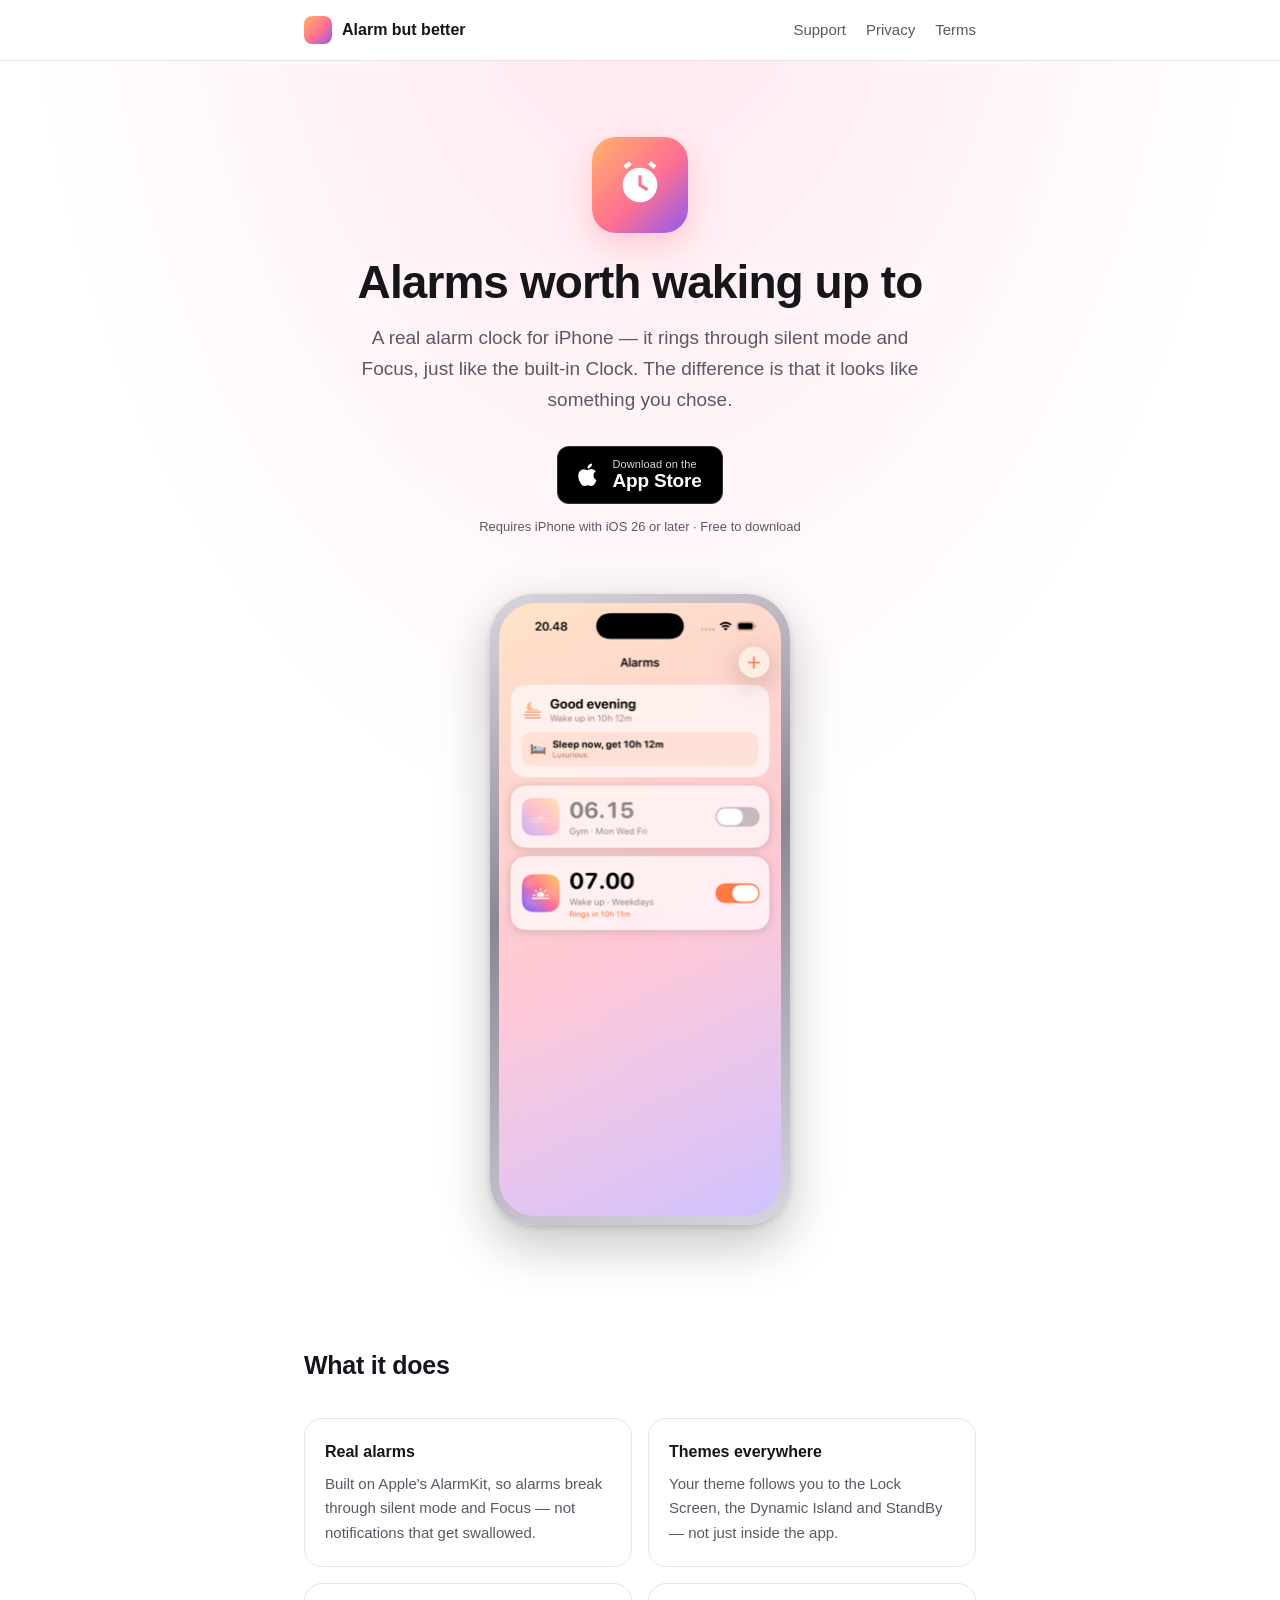
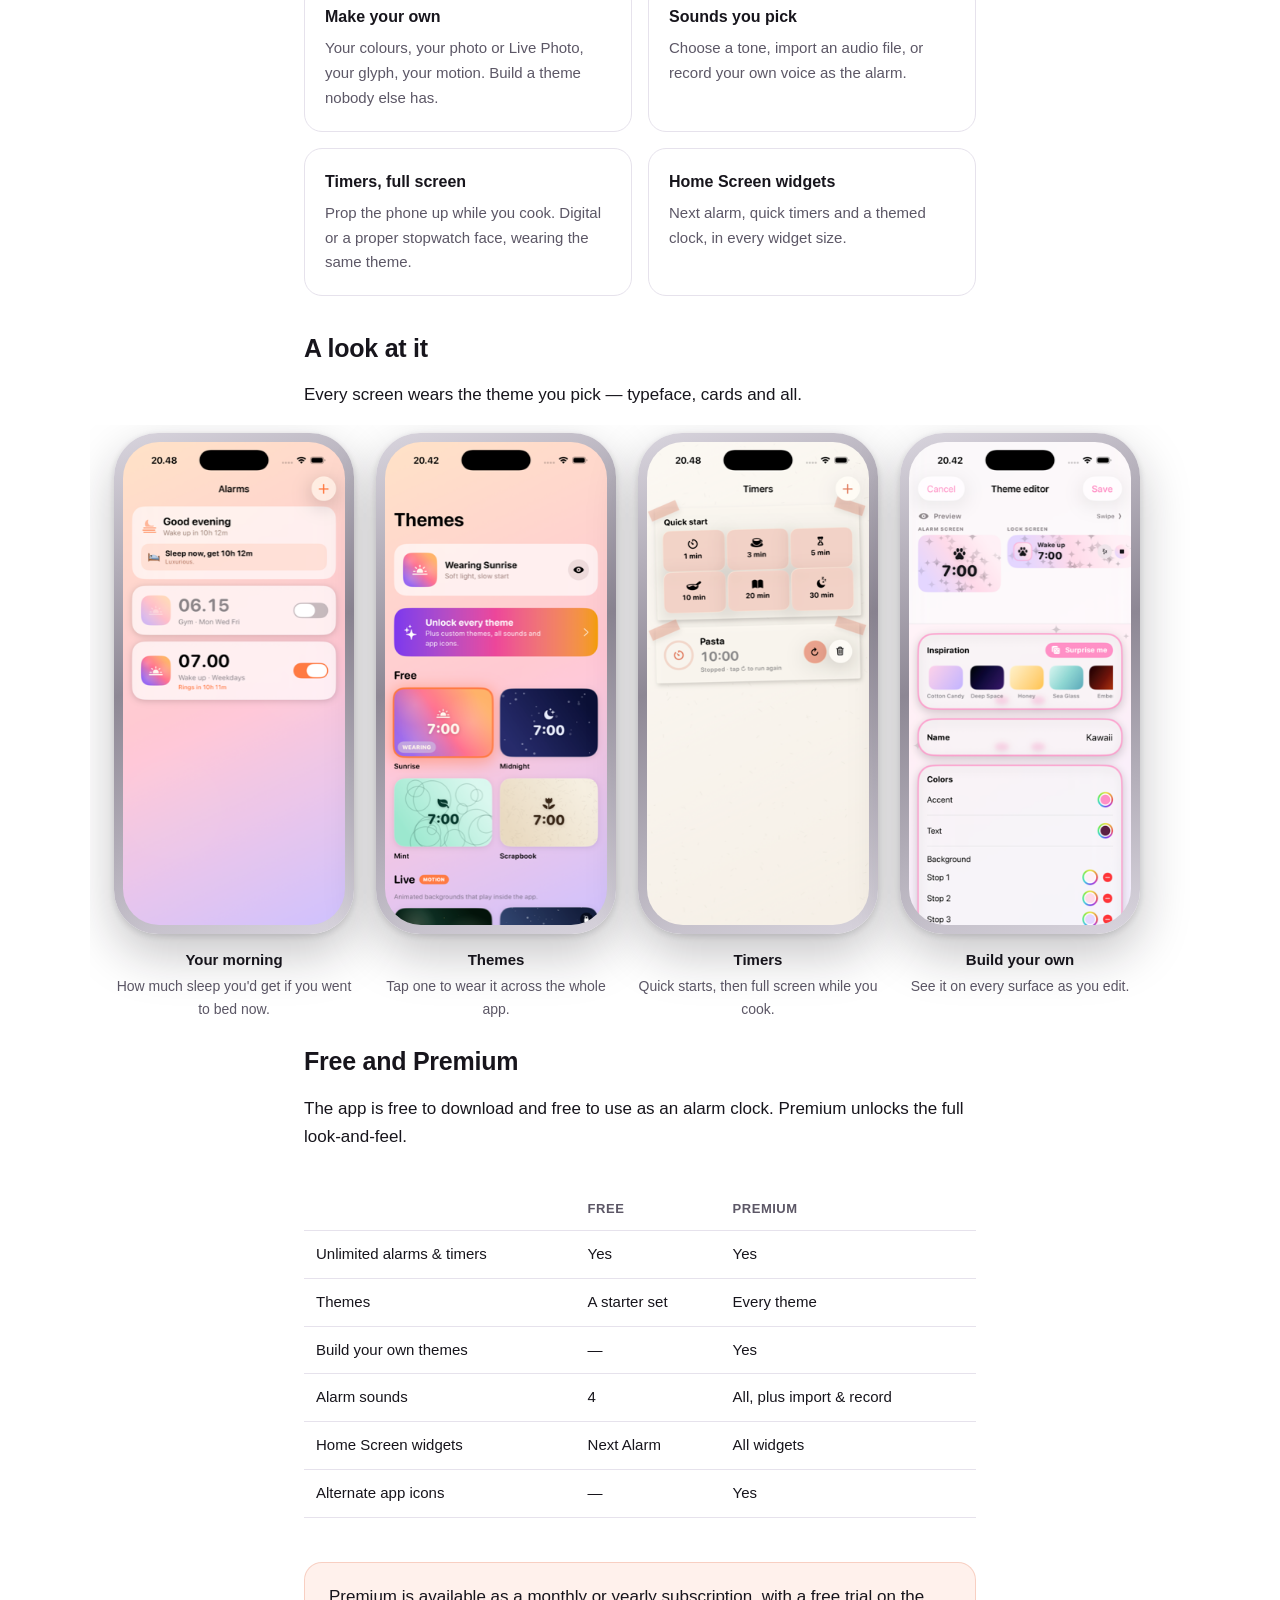
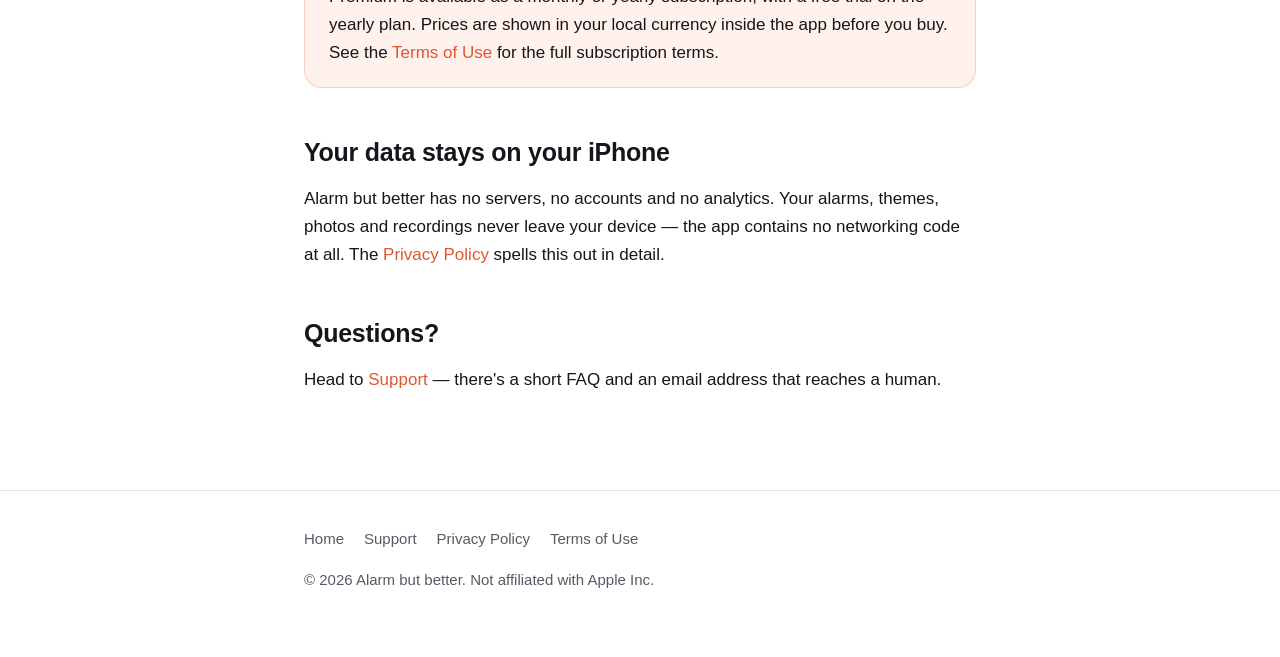
<file: index.html>
<!DOCTYPE html>
<html lang="en">
<head>
<meta charset="utf-8">
<meta name="viewport" content="width=device-width, initial-scale=1">
<title>Alarm but better — alarms worth waking up to</title>
<meta name="description" content="A themed alarm clock for iPhone. Real alarms that ring through silent mode, wearing a look you actually chose.">
<meta name="theme-color" content="#ff6f91">
<link rel="stylesheet" href="./styles.css">
<link rel="icon" href="./favicon.svg" type="image/svg+xml">
<meta property="og:title" content="Alarm but better">
<meta property="og:description" content="A themed alarm clock for iPhone. Real alarms that ring through silent mode, wearing a look you actually chose.">
<meta property="og:type" content="website">
<meta property="og:url" content="https://alarmbutbetter.com/">
<meta property="og:image" content="https://alarmbutbetter.com/assets/screens/alarms.png">
</head>
<body>

<header class="site">
  <div class="wrap">
    <a class="brand" href="./index.html"><span class="mark"></span> Alarm but better</a>
    <nav>
      <a href="./support.html">Support</a>
      <a href="./privacy.html">Privacy</a>
      <a href="./terms.html">Terms</a>
    </nav>
  </div>
</header>

<section class="hero">
  <div class="wrap">
    <div class="icon">
      <svg viewBox="0 0 24 24" aria-hidden="true"><path d="M12 4a8 8 0 1 0 0 16 8 8 0 0 0 0-16Zm.75 3.5v4.19l3.03 1.8-.75 1.26-3.78-2.25V7.5h1.5ZM4.4 3.1 6.9 1 8.2 2.5 5.7 4.6 4.4 3.1Zm15.2 0-1.3 1.5-2.5-2.1L17.1 1l2.5 2.1Z"/></svg>
    </div>
    <h1>Alarms worth waking up to</h1>
    <p class="lede">
      A real alarm clock for iPhone — it rings through silent mode and Focus,
      just like the built-in Clock. The difference is that it looks like
      something you chose.
    </p>

    <div class="cta">
      <!-- TODO: replace href with your App Store product URL once the app is live,
           and swap this for Apple's official badge from
           https://developer.apple.com/app-store/marketing/guidelines/ -->
      <a class="appstore" href="#" aria-label="Download on the App Store">
        <svg viewBox="0 0 24 24" aria-hidden="true"><path d="M17.05 12.54c-.03-2.6 2.12-3.85 2.22-3.91-1.21-1.77-3.1-2.02-3.77-2.05-1.6-.16-3.13.94-3.94.94-.82 0-2.07-.92-3.4-.9-1.75.03-3.36 1.02-4.26 2.58-1.82 3.16-.47 7.83 1.3 10.39.87 1.25 1.9 2.66 3.26 2.61 1.31-.05 1.8-.85 3.39-.85 1.58 0 2.03.85 3.41.82 1.41-.02 2.3-1.28 3.16-2.54.99-1.45 1.4-2.86 1.42-2.94-.03-.01-2.73-1.05-2.76-4.15h-.03ZM14.6 4.6c.72-.88 1.21-2.1 1.08-3.31-1.04.04-2.3.69-3.05 1.56-.67.77-1.25 2.01-1.09 3.19 1.16.09 2.34-.59 3.06-1.44Z"/></svg>
        <span class="lines">
          <span class="small">Download on the</span>
          <span class="big">App Store</span>
        </span>
      </a>
      <p class="note">Requires iPhone with iOS 26 or later · Free to download</p>
    </div>

    <div class="phone">
      <img src="./assets/screens/alarms.png"
           alt="The Alarm but better alarm list, showing a good-evening greeting, how much sleep you'd get, and two themed alarms."
           width="620" height="1348">
    </div>
  </div>
</section>

<main>

  <div class="wrap">
    <h2>What it does</h2>
    <div class="features">
      <div class="feature">
        <h3>Real alarms</h3>
        <p>Built on Apple's AlarmKit, so alarms break through silent mode and Focus — not notifications that get swallowed.</p>
      </div>
      <div class="feature">
        <h3>Themes everywhere</h3>
        <p>Your theme follows you to the Lock Screen, the Dynamic Island and StandBy — not just inside the app.</p>
      </div>
      <div class="feature">
        <h3>Make your own</h3>
        <p>Your colours, your photo or Live Photo, your glyph, your motion. Build a theme nobody else has.</p>
      </div>
      <div class="feature">
        <h3>Sounds you pick</h3>
        <p>Choose a tone, import an audio file, or record your own voice as the alarm.</p>
      </div>
      <div class="feature">
        <h3>Timers, full screen</h3>
        <p>Prop the phone up while you cook. Digital or a proper stopwatch face, wearing the same theme.</p>
      </div>
      <div class="feature">
        <h3>Home Screen widgets</h3>
        <p>Next alarm, quick timers and a themed clock, in every widget size.</p>
      </div>
    </div>
  </div>

  <div class="wrap">
    <h2>A look at it</h2>
    <p>Every screen wears the theme you pick — typeface, cards and all.</p>
  </div>

  <div class="wrap bleed">
    <div class="shots">
      <figure>
        <div class="phone">
          <img src="./assets/screens/alarms.png" loading="lazy"
               alt="Alarm list with a greeting, sleep calculation and two alarms."
               width="620" height="1348">
        </div>
        <figcaption><b>Your morning</b>How much sleep you'd get if you went to bed now.</figcaption>
      </figure>
      <figure>
        <div class="phone">
          <img src="./assets/screens/themes.png" loading="lazy"
               alt="Theme gallery showing free, live and premium themes as miniature alarm screens."
               width="620" height="1348">
        </div>
        <figcaption><b>Themes</b>Tap one to wear it across the whole app.</figcaption>
      </figure>
      <figure>
        <div class="phone">
          <img src="./assets/screens/timer.png" loading="lazy"
               alt="Timers tab in the Embers theme, with quick-start durations and a running timer."
               width="620" height="1348">
        </div>
        <figcaption><b>Timers</b>Quick starts, then full screen while you cook.</figcaption>
      </figure>
      <figure>
        <div class="phone">
          <img src="./assets/screens/editor.png" loading="lazy"
               alt="Theme editor with a live preview of the Lock Screen, Dynamic Island and app."
               width="620" height="1348">
        </div>
        <figcaption><b>Build your own</b>See it on every surface as you edit.</figcaption>
      </figure>
    </div>
  </div>

  <div class="wrap">

    <h2>Free and Premium</h2>
    <p>
      The app is free to download and free to use as an alarm clock. Premium
      unlocks the full look-and-feel.
    </p>

    <div class="table-scroll">
      <table>
        <thead>
          <tr><th>&nbsp;</th><th>Free</th><th>Premium</th></tr>
        </thead>
        <tbody>
          <tr><td>Unlimited alarms &amp; timers</td><td>Yes</td><td>Yes</td></tr>
          <tr><td>Themes</td><td>A starter set</td><td>Every theme</td></tr>
          <tr><td>Build your own themes</td><td>—</td><td>Yes</td></tr>
          <tr><td>Alarm sounds</td><td>4</td><td>All, plus import &amp; record</td></tr>
          <tr><td>Home Screen widgets</td><td>Next Alarm</td><td>All widgets</td></tr>
          <tr><td>Alternate app icons</td><td>—</td><td>Yes</td></tr>
        </tbody>
      </table>
    </div>

    <div class="callout">
      <p>
        Premium is available as a monthly or yearly subscription, with a free
        trial on the yearly plan. Prices are shown in your local currency inside
        the app before you buy. See the
        <a href="./terms.html">Terms of Use</a> for the full subscription terms.
      </p>
    </div>

    <h2>Your data stays on your iPhone</h2>
    <p>
      Alarm but better has no servers, no accounts and no analytics. Your
      alarms, themes, photos and recordings never leave your device — the app
      contains no networking code at all. The
      <a href="./privacy.html">Privacy Policy</a> spells this out in detail.
    </p>

    <h2>Questions?</h2>
    <p>
      Head to <a href="./support.html">Support</a> — there's a short FAQ and an
      email address that reaches a human.
    </p>

  </div>
</main>

<footer class="site">
  <div class="wrap">
    <div class="links">
      <a href="./index.html">Home</a>
      <a href="./support.html">Support</a>
      <a href="./privacy.html">Privacy Policy</a>
      <a href="./terms.html">Terms of Use</a>
    </div>
    <p>© 2026 Alarm but better. Not affiliated with Apple Inc.</p>
  </div>
</footer>

</body>
</html>
</file>
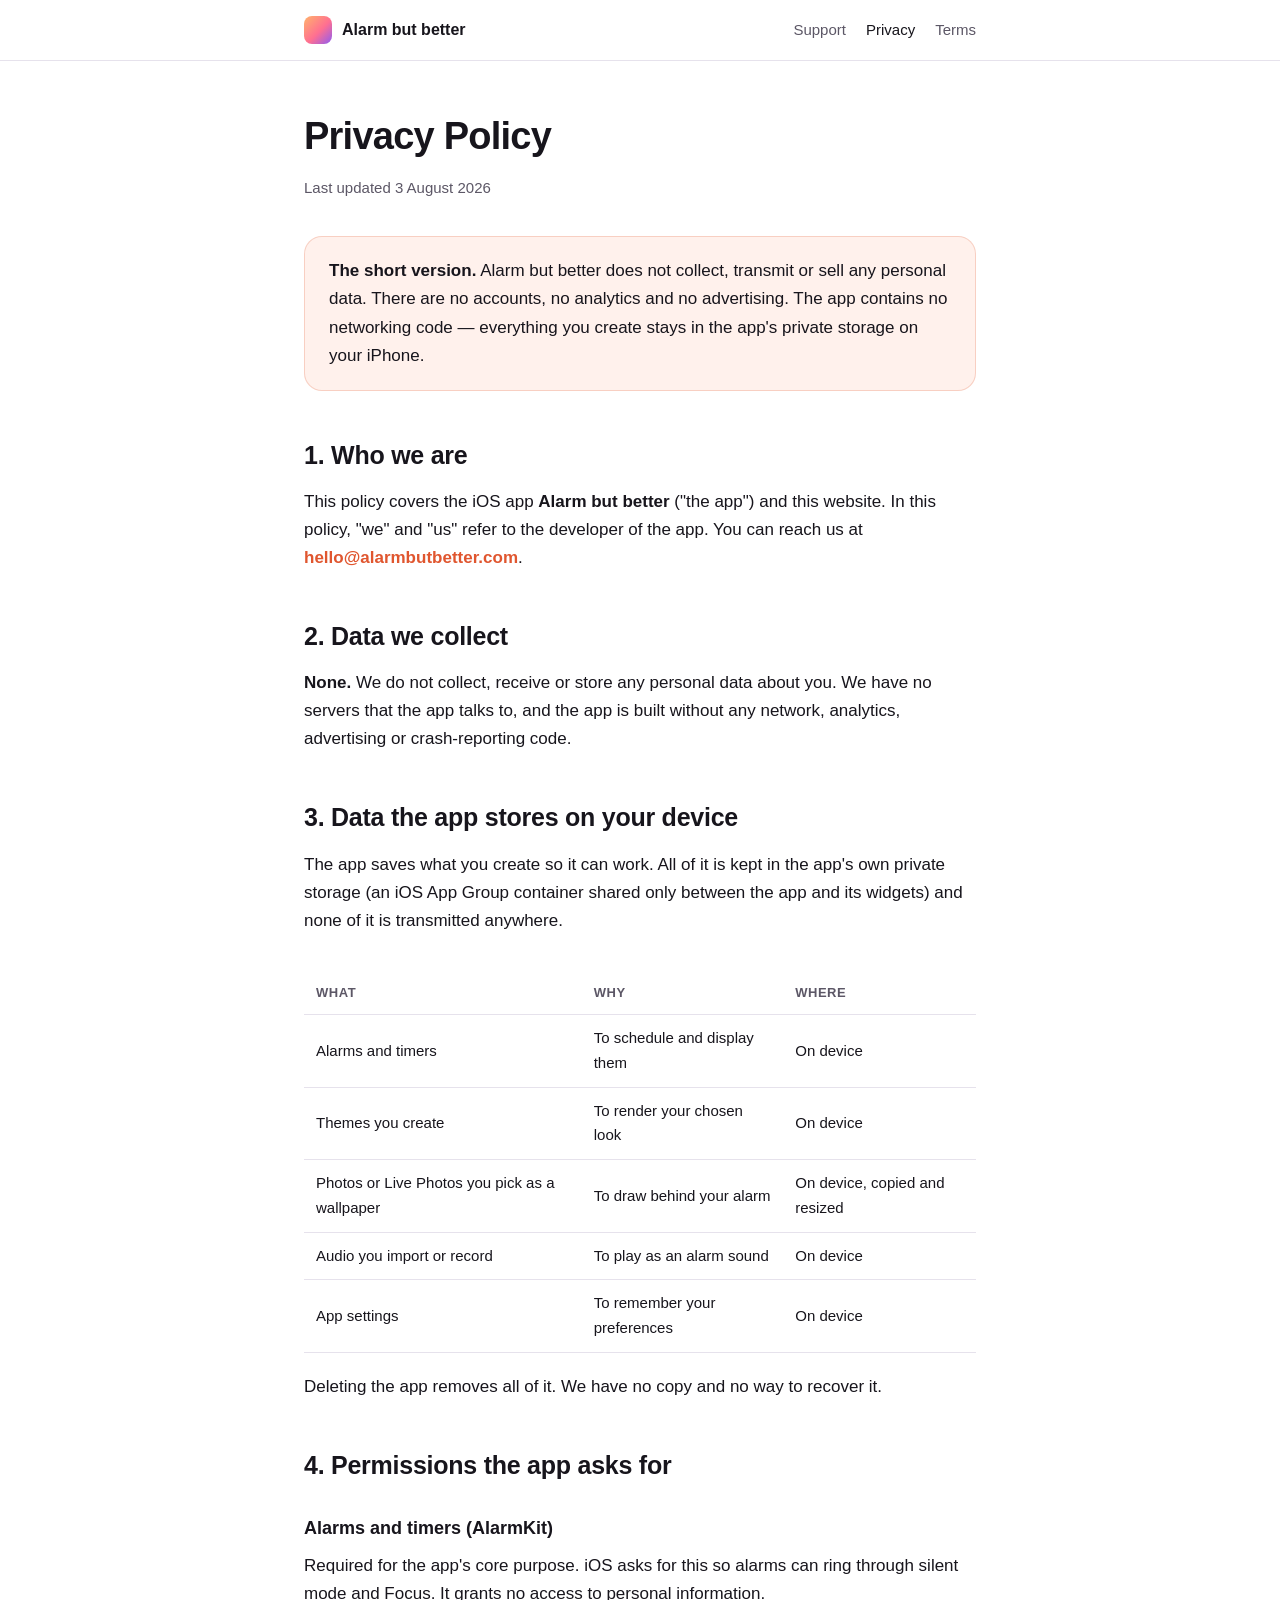
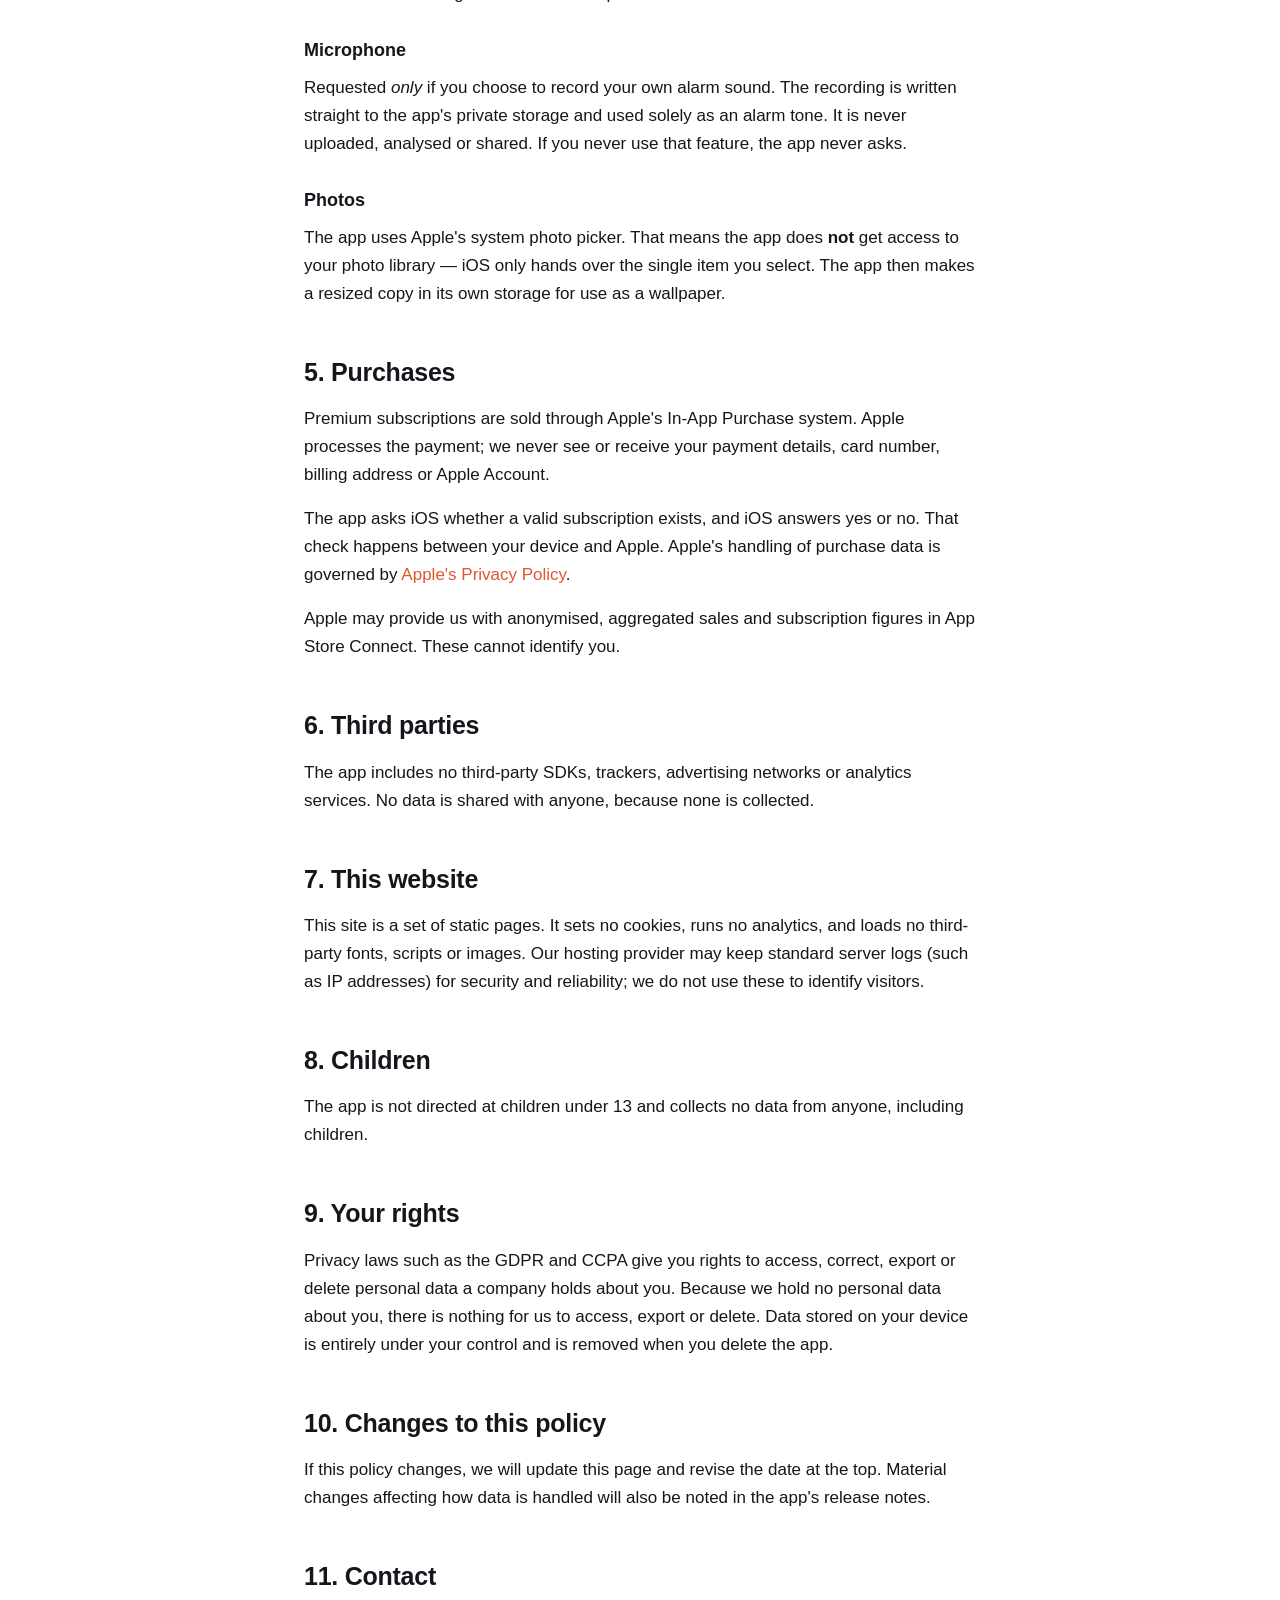
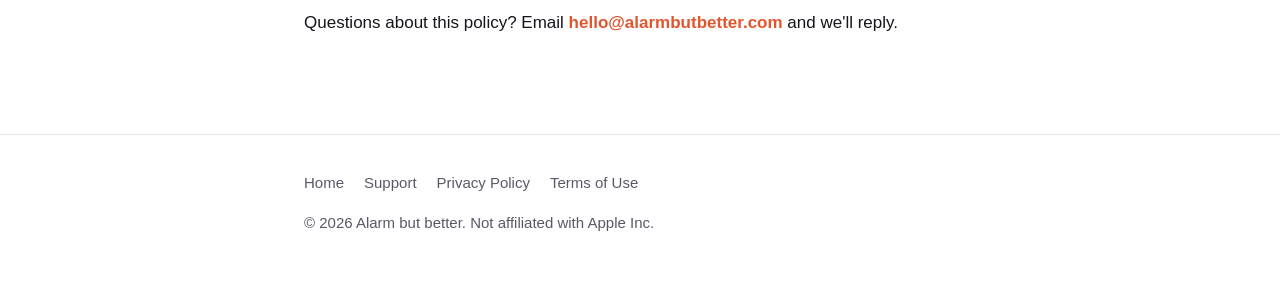
<file: privacy.html>
<!DOCTYPE html>
<html lang="en">
<head>
<meta charset="utf-8">
<meta name="viewport" content="width=device-width, initial-scale=1">
<title>Privacy Policy — Alarm but better</title>
<meta name="description" content="Alarm but better collects no personal data. Everything you create stays on your iPhone.">
<meta name="theme-color" content="#ff6f91">
<link rel="stylesheet" href="./styles.css">
<link rel="icon" href="./favicon.svg" type="image/svg+xml">
</head>
<body>

<header class="site">
  <div class="wrap">
    <a class="brand" href="./index.html"><span class="mark"></span> Alarm but better</a>
    <nav>
      <a href="./support.html">Support</a>
      <a href="./privacy.html" aria-current="page">Privacy</a>
      <a href="./terms.html">Terms</a>
    </nav>
  </div>
</header>

<main class="doc">
  <div class="wrap">

    <h1 class="doc-title">Privacy Policy</h1>
    <p class="updated">Last updated 3 August 2026</p>

    <div class="callout">
      <p>
        <strong>The short version.</strong> Alarm but better does not collect,
        transmit or sell any personal data. There are no accounts, no analytics
        and no advertising. The app contains no networking code — everything you
        create stays in the app's private storage on your iPhone.
      </p>
    </div>

    <h2>1. Who we are</h2>
    <p>
      This policy covers the iOS app <strong>Alarm but better</strong> ("the
      app") and this website. In this policy, "we" and "us" refer to the
      developer of the app. You can reach us at
      <a class="mailto" href="mailto:hello@alarmbutbetter.com">hello@alarmbutbetter.com</a>.
    </p>

    <h2>2. Data we collect</h2>
    <p>
      <strong>None.</strong> We do not collect, receive or store any personal
      data about you. We have no servers that the app talks to, and the app is
      built without any network, analytics, advertising or crash-reporting
      code.
    </p>

    <h2>3. Data the app stores on your device</h2>
    <p>
      The app saves what you create so it can work. All of it is kept in the
      app's own private storage (an iOS App Group container shared only between
      the app and its widgets) and none of it is transmitted anywhere.
    </p>

    <div class="table-scroll">
      <table>
        <thead>
          <tr><th>What</th><th>Why</th><th>Where</th></tr>
        </thead>
        <tbody>
          <tr>
            <td>Alarms and timers</td>
            <td>To schedule and display them</td>
            <td>On device</td>
          </tr>
          <tr>
            <td>Themes you create</td>
            <td>To render your chosen look</td>
            <td>On device</td>
          </tr>
          <tr>
            <td>Photos or Live Photos you pick as a wallpaper</td>
            <td>To draw behind your alarm</td>
            <td>On device, copied and resized</td>
          </tr>
          <tr>
            <td>Audio you import or record</td>
            <td>To play as an alarm sound</td>
            <td>On device</td>
          </tr>
          <tr>
            <td>App settings</td>
            <td>To remember your preferences</td>
            <td>On device</td>
          </tr>
        </tbody>
      </table>
    </div>

    <p>
      Deleting the app removes all of it. We have no copy and no way to recover
      it.
    </p>

    <h2>4. Permissions the app asks for</h2>

    <h3>Alarms and timers (AlarmKit)</h3>
    <p>
      Required for the app's core purpose. iOS asks for this so alarms can ring
      through silent mode and Focus. It grants no access to personal
      information.
    </p>

    <h3>Microphone</h3>
    <p>
      Requested <em>only</em> if you choose to record your own alarm sound. The
      recording is written straight to the app's private storage and used
      solely as an alarm tone. It is never uploaded, analysed or shared. If you
      never use that feature, the app never asks.
    </p>

    <h3>Photos</h3>
    <p>
      The app uses Apple's system photo picker. That means the app does
      <strong>not</strong> get access to your photo library — iOS only hands
      over the single item you select. The app then makes a resized copy in its
      own storage for use as a wallpaper.
    </p>

    <h2>5. Purchases</h2>
    <p>
      Premium subscriptions are sold through Apple's In-App Purchase system.
      Apple processes the payment; we never see or receive your payment details,
      card number, billing address or Apple Account.
    </p>
    <p>
      The app asks iOS whether a valid subscription exists, and iOS answers yes
      or no. That check happens between your device and Apple. Apple's handling
      of purchase data is governed by
      <a href="https://www.apple.com/legal/privacy/" rel="noopener">Apple's Privacy Policy</a>.
    </p>
    <p>
      Apple may provide us with anonymised, aggregated sales and subscription
      figures in App Store Connect. These cannot identify you.
    </p>

    <h2>6. Third parties</h2>
    <p>
      The app includes no third-party SDKs, trackers, advertising networks or
      analytics services. No data is shared with anyone, because none is
      collected.
    </p>

    <h2>7. This website</h2>
    <p>
      This site is a set of static pages. It sets no cookies, runs no
      analytics, and loads no third-party fonts, scripts or images. Our hosting
      provider may keep standard server logs (such as IP addresses) for
      security and reliability; we do not use these to identify visitors.
    </p>

    <h2>8. Children</h2>
    <p>
      The app is not directed at children under 13 and collects no data from
      anyone, including children.
    </p>

    <h2>9. Your rights</h2>
    <p>
      Privacy laws such as the GDPR and CCPA give you rights to access, correct,
      export or delete personal data a company holds about you. Because we hold
      no personal data about you, there is nothing for us to access, export or
      delete. Data stored on your device is entirely under your control and is
      removed when you delete the app.
    </p>

    <h2>10. Changes to this policy</h2>
    <p>
      If this policy changes, we will update this page and revise the date at
      the top. Material changes affecting how data is handled will also be noted
      in the app's release notes.
    </p>

    <h2>11. Contact</h2>
    <p>
      Questions about this policy? Email
      <a class="mailto" href="mailto:hello@alarmbutbetter.com">hello@alarmbutbetter.com</a>
      and we'll reply.
    </p>

  </div>
</main>

<footer class="site">
  <div class="wrap">
    <div class="links">
      <a href="./index.html">Home</a>
      <a href="./support.html">Support</a>
      <a href="./privacy.html">Privacy Policy</a>
      <a href="./terms.html">Terms of Use</a>
    </div>
    <p>© 2026 Alarm but better. Not affiliated with Apple Inc.</p>
  </div>
</footer>

</body>
</html>
</file>
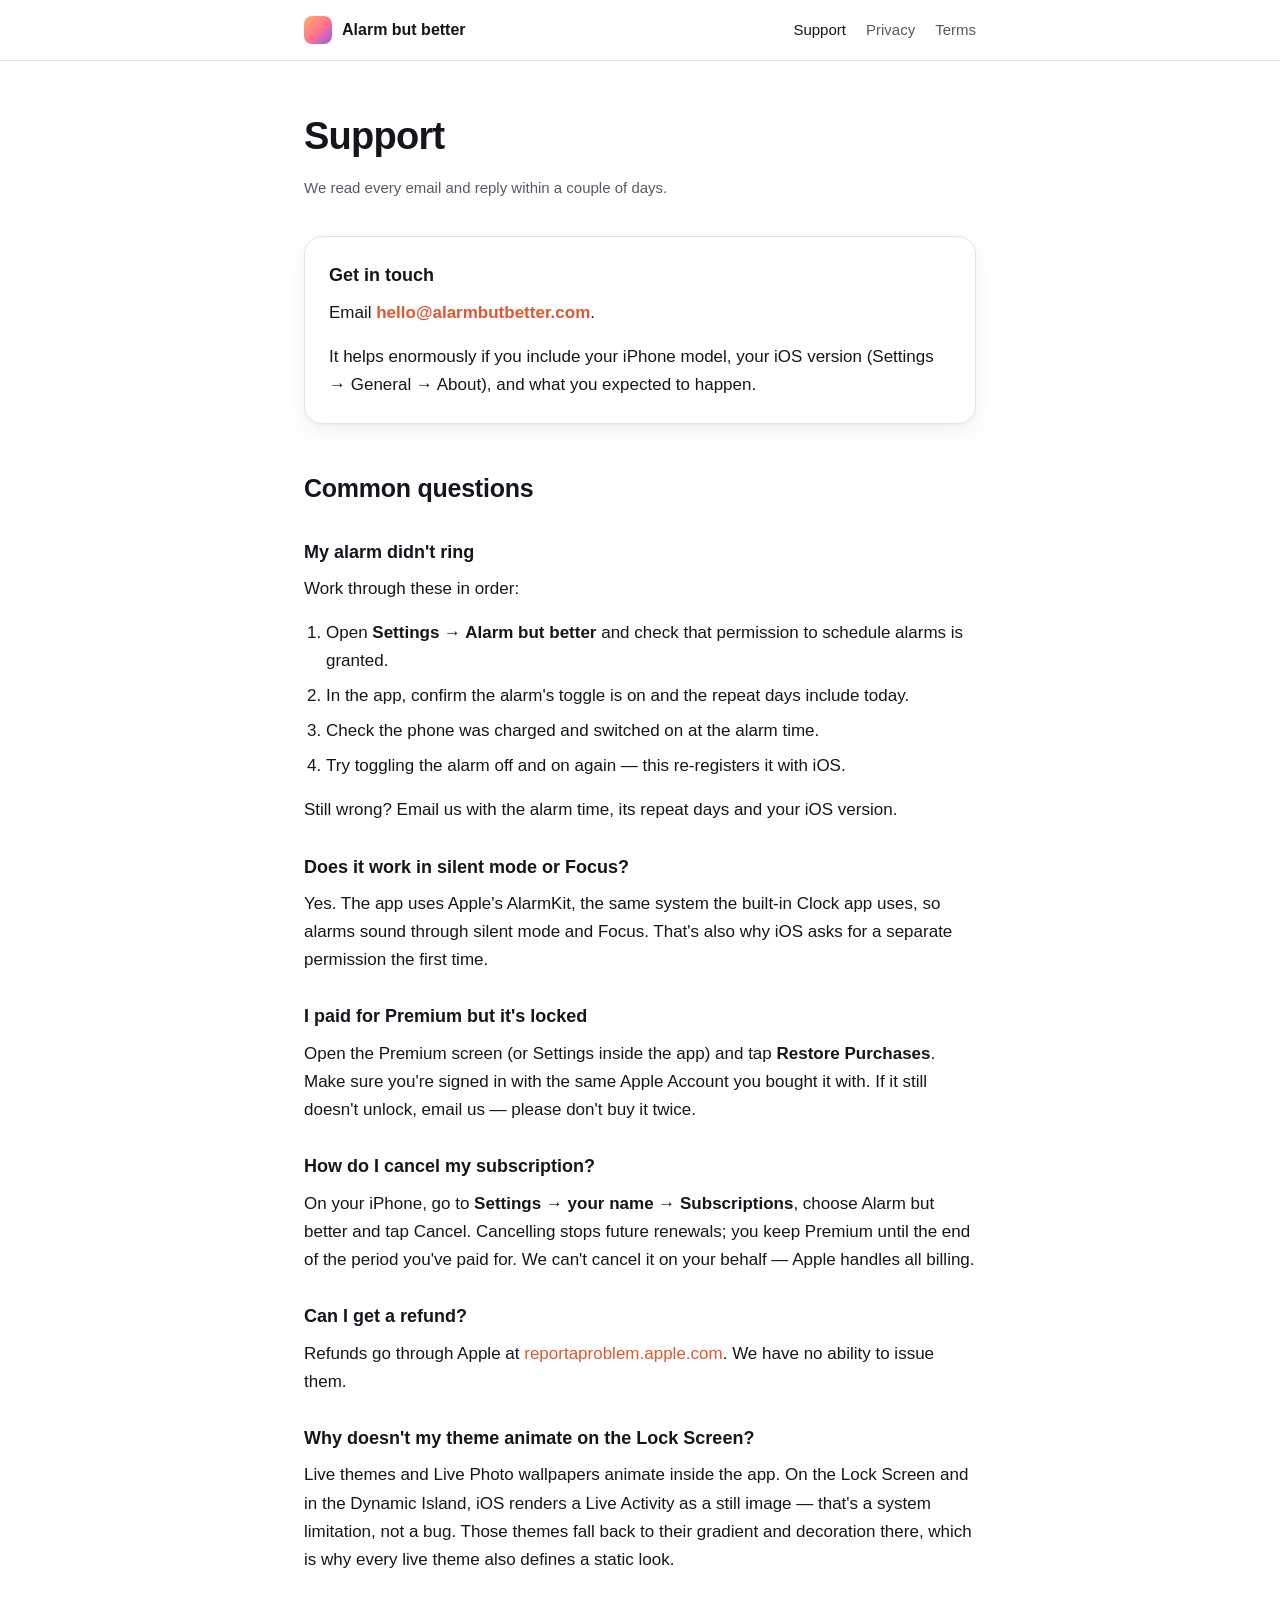
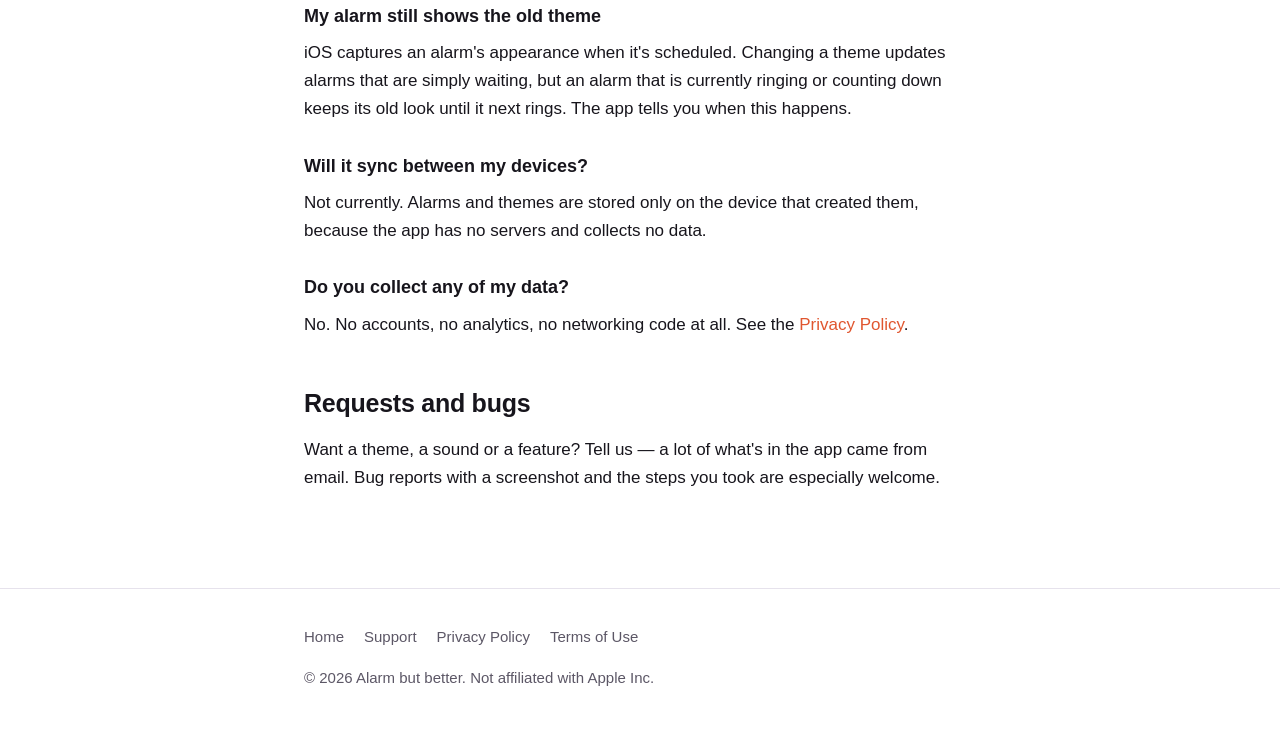
<file: support.html>
<!DOCTYPE html>
<html lang="en">
<head>
<meta charset="utf-8">
<meta name="viewport" content="width=device-width, initial-scale=1">
<title>Support — Alarm but better</title>
<meta name="description" content="Help, FAQs and contact details for the Alarm but better iPhone app.">
<meta name="theme-color" content="#ff6f91">
<link rel="stylesheet" href="./styles.css">
<link rel="icon" href="./favicon.svg" type="image/svg+xml">
</head>
<body>

<header class="site">
  <div class="wrap">
    <a class="brand" href="./index.html"><span class="mark"></span> Alarm but better</a>
    <nav>
      <a href="./support.html" aria-current="page">Support</a>
      <a href="./privacy.html">Privacy</a>
      <a href="./terms.html">Terms</a>
    </nav>
  </div>
</header>

<main class="doc">
  <div class="wrap">

    <h1 class="doc-title">Support</h1>
    <p class="updated">We read every email and reply within a couple of days.</p>

    <div class="card">
      <h3>Get in touch</h3>
      <p>
        Email <a class="mailto" href="mailto:hello@alarmbutbetter.com">hello@alarmbutbetter.com</a>.
      </p>
      <p>
        It helps enormously if you include your iPhone model, your iOS version
        (Settings → General → About), and what you expected to happen.
      </p>
    </div>

    <h2>Common questions</h2>

    <h3>My alarm didn't ring</h3>
    <p>Work through these in order:</p>
    <ol>
      <li>Open <strong>Settings → Alarm but better</strong> and check that permission to schedule alarms is granted.</li>
      <li>In the app, confirm the alarm's toggle is on and the repeat days include today.</li>
      <li>Check the phone was charged and switched on at the alarm time.</li>
      <li>Try toggling the alarm off and on again — this re-registers it with iOS.</li>
    </ol>
    <p>
      Still wrong? Email us with the alarm time, its repeat days and your iOS
      version.
    </p>

    <h3>Does it work in silent mode or Focus?</h3>
    <p>
      Yes. The app uses Apple's AlarmKit, the same system the built-in Clock app
      uses, so alarms sound through silent mode and Focus. That's also why iOS
      asks for a separate permission the first time.
    </p>

    <h3>I paid for Premium but it's locked</h3>
    <p>
      Open the Premium screen (or Settings inside the app) and tap
      <strong>Restore Purchases</strong>. Make sure you're signed in with the
      same Apple Account you bought it with. If it still doesn't unlock, email
      us — please don't buy it twice.
    </p>

    <h3>How do I cancel my subscription?</h3>
    <p>
      On your iPhone, go to <strong>Settings → your name → Subscriptions</strong>,
      choose Alarm but better and tap Cancel. Cancelling stops future renewals;
      you keep Premium until the end of the period you've paid for. We can't
      cancel it on your behalf — Apple handles all billing.
    </p>

    <h3>Can I get a refund?</h3>
    <p>
      Refunds go through Apple at
      <a href="https://reportaproblem.apple.com" rel="noopener">reportaproblem.apple.com</a>.
      We have no ability to issue them.
    </p>

    <h3>Why doesn't my theme animate on the Lock Screen?</h3>
    <p>
      Live themes and Live Photo wallpapers animate inside the app. On the Lock
      Screen and in the Dynamic Island, iOS renders a Live Activity as a still
      image — that's a system limitation, not a bug. Those themes fall back to
      their gradient and decoration there, which is why every live theme also
      defines a static look.
    </p>

    <h3>My alarm still shows the old theme</h3>
    <p>
      iOS captures an alarm's appearance when it's scheduled. Changing a theme
      updates alarms that are simply waiting, but an alarm that is currently
      ringing or counting down keeps its old look until it next rings. The app
      tells you when this happens.
    </p>

    <h3>Will it sync between my devices?</h3>
    <p>
      Not currently. Alarms and themes are stored only on the device that
      created them, because the app has no servers and collects no data.
    </p>

    <h3>Do you collect any of my data?</h3>
    <p>
      No. No accounts, no analytics, no networking code at all. See the
      <a href="./privacy.html">Privacy Policy</a>.
    </p>

    <h2>Requests and bugs</h2>
    <p>
      Want a theme, a sound or a feature? Tell us — a lot of what's in the app
      came from email. Bug reports with a screenshot and the steps you took are
      especially welcome.
    </p>

  </div>
</main>

<footer class="site">
  <div class="wrap">
    <div class="links">
      <a href="./index.html">Home</a>
      <a href="./support.html">Support</a>
      <a href="./privacy.html">Privacy Policy</a>
      <a href="./terms.html">Terms of Use</a>
    </div>
    <p>© 2026 Alarm but better. Not affiliated with Apple Inc.</p>
  </div>
</footer>

</body>
</html>
</file>
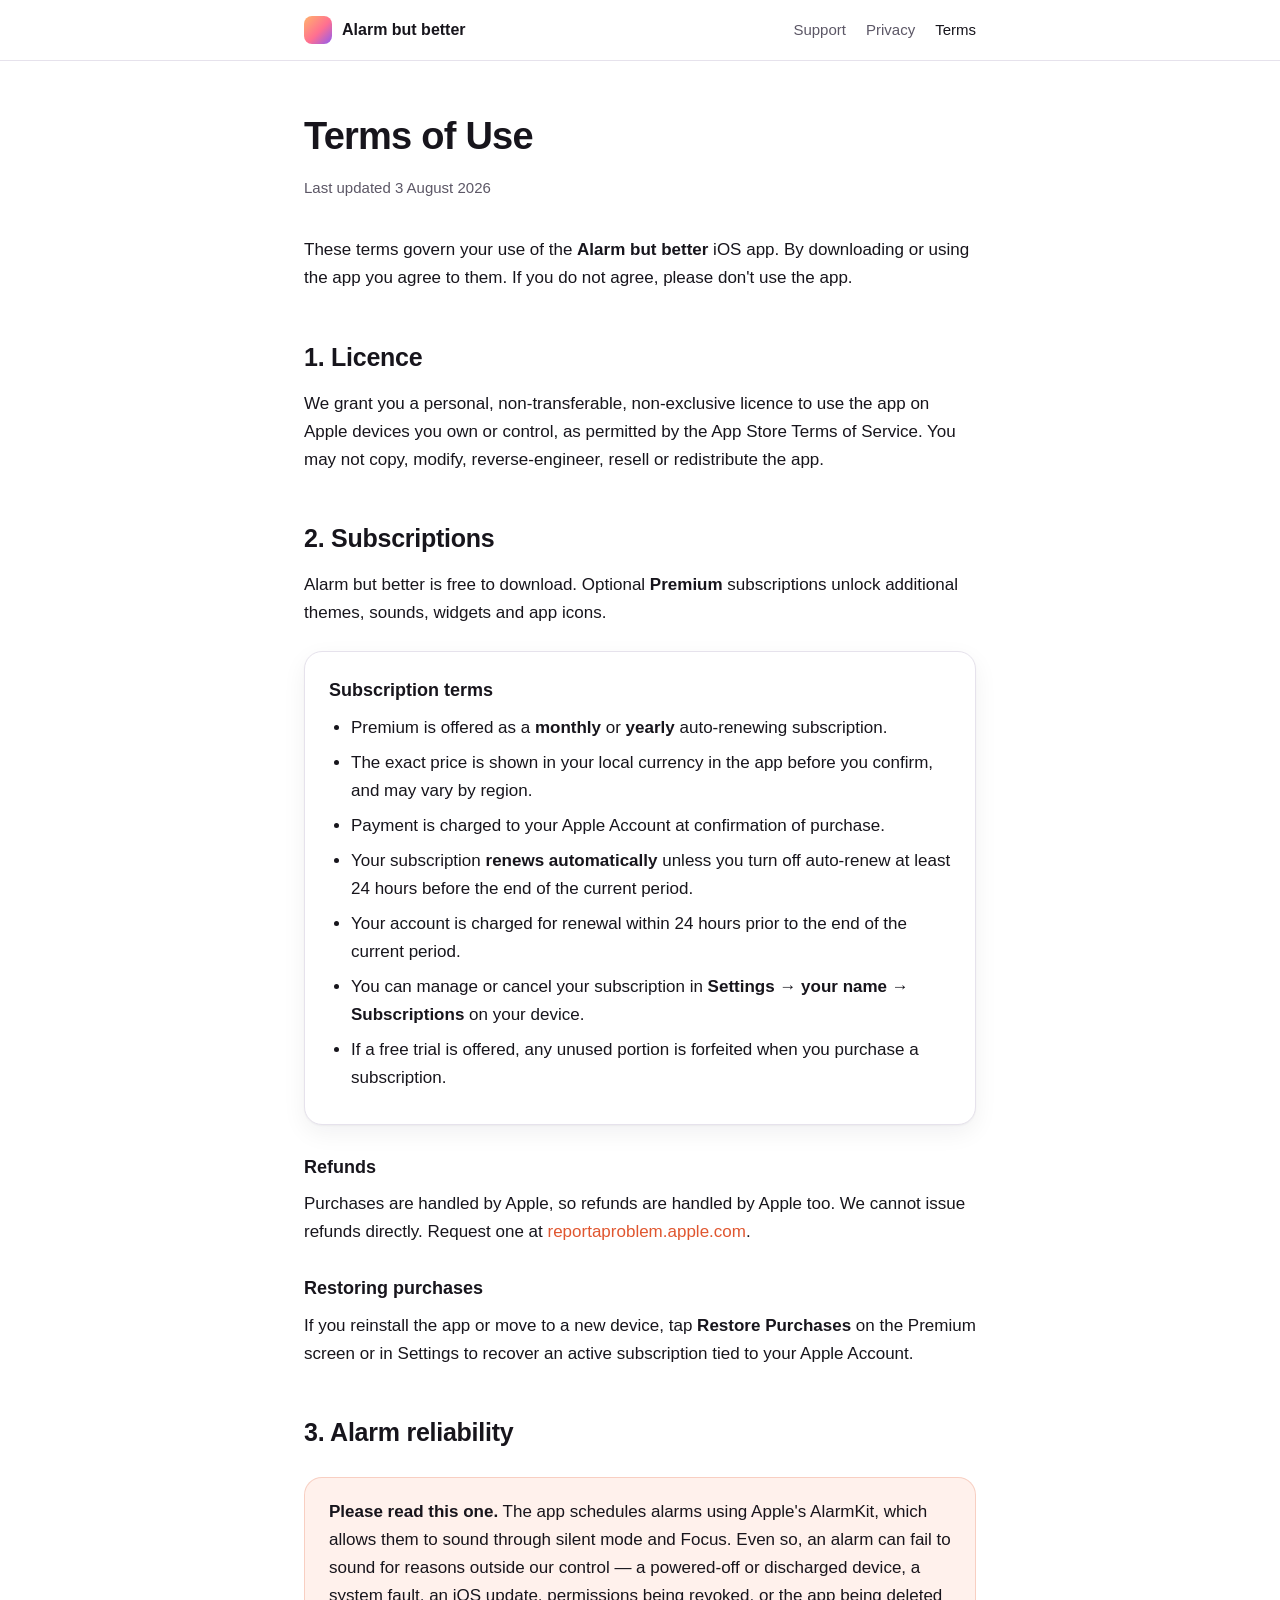
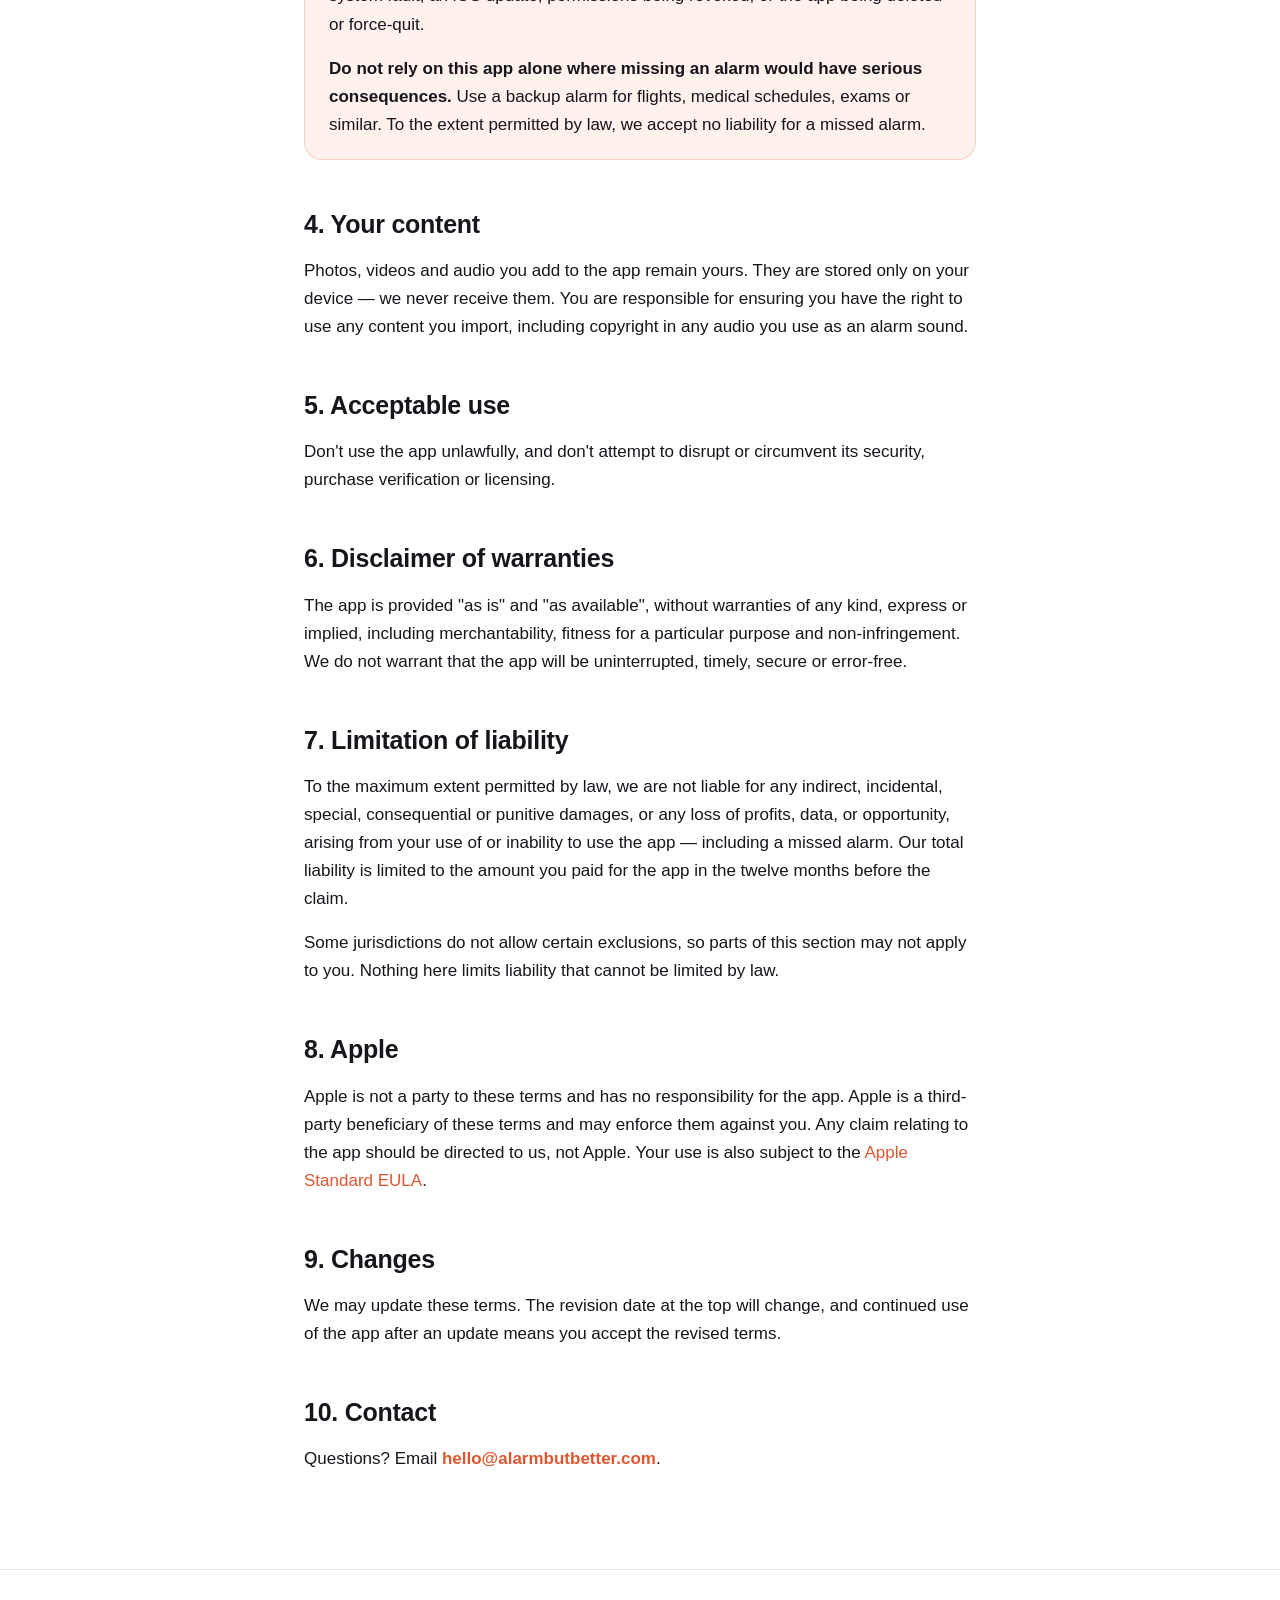
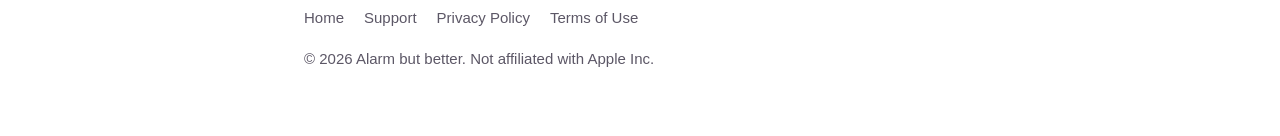
<file: terms.html>
<!DOCTYPE html>
<html lang="en">
<head>
<meta charset="utf-8">
<meta name="viewport" content="width=device-width, initial-scale=1">
<title>Terms of Use — Alarm but better</title>
<meta name="description" content="Terms of Use and subscription terms for the Alarm but better iPhone app.">
<meta name="theme-color" content="#ff6f91">
<link rel="stylesheet" href="./styles.css">
<link rel="icon" href="./favicon.svg" type="image/svg+xml">
</head>
<body>

<header class="site">
  <div class="wrap">
    <a class="brand" href="./index.html"><span class="mark"></span> Alarm but better</a>
    <nav>
      <a href="./support.html">Support</a>
      <a href="./privacy.html">Privacy</a>
      <a href="./terms.html" aria-current="page">Terms</a>
    </nav>
  </div>
</header>

<main class="doc">
  <div class="wrap">

    <h1 class="doc-title">Terms of Use</h1>
    <p class="updated">Last updated 3 August 2026</p>

    <p>
      These terms govern your use of the <strong>Alarm but better</strong> iOS
      app. By downloading or using the app you agree to them. If you do not
      agree, please don't use the app.
    </p>

    <h2>1. Licence</h2>
    <p>
      We grant you a personal, non-transferable, non-exclusive licence to use
      the app on Apple devices you own or control, as permitted by the App Store
      Terms of Service. You may not copy, modify, reverse-engineer, resell or
      redistribute the app.
    </p>

    <h2>2. Subscriptions</h2>
    <p>
      Alarm but better is free to download. Optional <strong>Premium</strong>
      subscriptions unlock additional themes, sounds, widgets and app icons.
    </p>

    <div class="card">
      <h3>Subscription terms</h3>
      <ul>
        <li>Premium is offered as a <strong>monthly</strong> or <strong>yearly</strong> auto-renewing subscription.</li>
        <li>The exact price is shown in your local currency in the app before you confirm, and may vary by region.</li>
        <li>Payment is charged to your Apple Account at confirmation of purchase.</li>
        <li>Your subscription <strong>renews automatically</strong> unless you turn off auto-renew at least 24 hours before the end of the current period.</li>
        <li>Your account is charged for renewal within 24 hours prior to the end of the current period.</li>
        <li>You can manage or cancel your subscription in <strong>Settings → your name → Subscriptions</strong> on your device.</li>
        <li>If a free trial is offered, any unused portion is forfeited when you purchase a subscription.</li>
      </ul>
    </div>

    <h3>Refunds</h3>
    <p>
      Purchases are handled by Apple, so refunds are handled by Apple too. We
      cannot issue refunds directly. Request one at
      <a href="https://reportaproblem.apple.com" rel="noopener">reportaproblem.apple.com</a>.
    </p>

    <h3>Restoring purchases</h3>
    <p>
      If you reinstall the app or move to a new device, tap
      <strong>Restore Purchases</strong> on the Premium screen or in Settings to
      recover an active subscription tied to your Apple Account.
    </p>

    <h2>3. Alarm reliability</h2>
    <div class="callout">
      <p>
        <strong>Please read this one.</strong> The app schedules alarms using
        Apple's AlarmKit, which allows them to sound through silent mode and
        Focus. Even so, an alarm can fail to sound for reasons outside our
        control — a powered-off or discharged device, a system fault, an iOS
        update, permissions being revoked, or the app being deleted or
        force-quit.
      </p>
      <p>
        <strong>Do not rely on this app alone where missing an alarm would have
        serious consequences.</strong> Use a backup alarm for flights, medical
        schedules, exams or similar. To the extent permitted by law, we accept
        no liability for a missed alarm.
      </p>
    </div>

    <h2>4. Your content</h2>
    <p>
      Photos, videos and audio you add to the app remain yours. They are stored
      only on your device — we never receive them. You are responsible for
      ensuring you have the right to use any content you import, including
      copyright in any audio you use as an alarm sound.
    </p>

    <h2>5. Acceptable use</h2>
    <p>
      Don't use the app unlawfully, and don't attempt to disrupt or circumvent
      its security, purchase verification or licensing.
    </p>

    <h2>6. Disclaimer of warranties</h2>
    <p>
      The app is provided "as is" and "as available", without warranties of any
      kind, express or implied, including merchantability, fitness for a
      particular purpose and non-infringement. We do not warrant that the app
      will be uninterrupted, timely, secure or error-free.
    </p>

    <h2>7. Limitation of liability</h2>
    <p>
      To the maximum extent permitted by law, we are not liable for any
      indirect, incidental, special, consequential or punitive damages, or any
      loss of profits, data, or opportunity, arising from your use of or
      inability to use the app — including a missed alarm. Our total liability
      is limited to the amount you paid for the app in the twelve months before
      the claim.
    </p>
    <p>
      Some jurisdictions do not allow certain exclusions, so parts of this
      section may not apply to you. Nothing here limits liability that cannot
      be limited by law.
    </p>

    <h2>8. Apple</h2>
    <p>
      Apple is not a party to these terms and has no responsibility for the app.
      Apple is a third-party beneficiary of these terms and may enforce them
      against you. Any claim relating to the app should be directed to us, not
      Apple. Your use is also subject to the
      <a href="https://www.apple.com/legal/internet-services/itunes/dev/stdeula/" rel="noopener">Apple Standard EULA</a>.
    </p>

    <h2>9. Changes</h2>
    <p>
      We may update these terms. The revision date at the top will change, and
      continued use of the app after an update means you accept the revised
      terms.
    </p>

    <h2>10. Contact</h2>
    <p>
      Questions? Email
      <a class="mailto" href="mailto:hello@alarmbutbetter.com">hello@alarmbutbetter.com</a>.
    </p>

  </div>
</main>

<footer class="site">
  <div class="wrap">
    <div class="links">
      <a href="./index.html">Home</a>
      <a href="./support.html">Support</a>
      <a href="./privacy.html">Privacy Policy</a>
      <a href="./terms.html">Terms of Use</a>
    </div>
    <p>© 2026 Alarm but better. Not affiliated with Apple Inc.</p>
  </div>
</footer>

</body>
</html>
</file>
<file: styles.css>
/* =============================================================================
   Alarm but better — site styles
   =============================================================================
   No external fonts, no CDNs, no trackers. Everything is self-hosted, which
   matters when half the site is a privacy policy claiming exactly that.
   ========================================================================== */

:root {
  --bg: #ffffff;
  --bg-soft: #f7f5f9;
  --text: #17151c;
  --text-soft: #5c5766;
  --border: #e6e2ec;
  --accent: #e0562f;
  --accent-soft: #fff1ec;
  --card: #ffffff;
  --shadow: 0 1px 2px rgba(23, 21, 28, .04), 0 8px 24px rgba(23, 21, 28, .06);
  --radius: 18px;
  --maxw: 720px;
}

@media (prefers-color-scheme: dark) {
  :root {
    --bg: #100e14;
    --bg-soft: #17151c;
    --text: #f4f1f7;
    --text-soft: #a8a1b4;
    --border: #2a2632;
    --accent: #ff8a5c;
    --accent-soft: #251a16;
    --card: #17151c;
    --shadow: 0 1px 2px rgba(0, 0, 0, .3), 0 8px 24px rgba(0, 0, 0, .3);
  }
}

*, *::before, *::after { box-sizing: border-box; }

html { -webkit-text-size-adjust: 100%; scroll-behavior: smooth; }

body {
  margin: 0;
  background: var(--bg);
  color: var(--text);
  font: 400 17px/1.65 -apple-system, BlinkMacSystemFont, "Segoe UI", Roboto,
        "Helvetica Neue", Arial, sans-serif;
  -webkit-font-smoothing: antialiased;
}

a { color: var(--accent); text-decoration: none; }
a:hover { text-decoration: underline; }

.wrap { max-width: var(--maxw); margin: 0 auto; padding: 0 24px; }

/* ---------- header ---------- */

header.site {
  position: sticky; top: 0; z-index: 10;
  background: color-mix(in srgb, var(--bg) 88%, transparent);
  backdrop-filter: saturate(180%) blur(14px);
  -webkit-backdrop-filter: saturate(180%) blur(14px);
  border-bottom: 1px solid var(--border);
}
header.site .wrap {
  display: flex; align-items: center; gap: 16px;
  height: 60px;
}
.brand {
  display: flex; align-items: center; gap: 10px;
  font-weight: 700; color: var(--text); font-size: 16px;
}
.brand:hover { text-decoration: none; }
.brand .mark {
  width: 28px; height: 28px; border-radius: 8px; flex: none;
  background: linear-gradient(135deg, #ffb36b, #ff6f91 55%, #8e5bf2);
}
header.site nav { margin-left: auto; display: flex; gap: 20px; font-size: 15px; }
header.site nav a { color: var(--text-soft); }
header.site nav a:hover, header.site nav a[aria-current="page"] { color: var(--text); }

@media (max-width: 560px) {
  /* Keep the wordmark on one line; it wrapped to two at 375px. */
  .brand { font-size: 15px; white-space: nowrap; }
  header.site nav { gap: 13px; font-size: 14px; }
  header.site .wrap { padding: 0 16px; gap: 10px; }
}

/* ---------- hero ---------- */

.hero {
  padding: 76px 0 64px;
  text-align: center;
  background:
    radial-gradient(70% 120% at 50% -20%,
      color-mix(in srgb, #ff6f91 18%, transparent), transparent 70%);
}
.hero .icon {
  width: 96px; height: 96px; border-radius: 24px; margin: 0 auto 24px;
  background: linear-gradient(135deg, #ffb36b, #ff6f91 55%, #8e5bf2);
  box-shadow: 0 12px 32px rgba(255, 111, 145, .32);
  display: grid; place-items: center;
}
.hero .icon svg { width: 52px; height: 52px; fill: #fff; }
.hero h1 { font-size: clamp(34px, 6vw, 46px); line-height: 1.1; margin: 0 0 14px; letter-spacing: -.02em; }
.hero p.lede { font-size: 19px; color: var(--text-soft); margin: 0 auto; max-width: 30em; }

.badge {
  display: inline-block; margin-top: 26px; padding: 10px 18px;
  border: 1px solid var(--border); border-radius: 999px;
  font-size: 14px; color: var(--text-soft); background: var(--card);
}

/* ---------- content ---------- */

main { padding: 56px 0 80px; }
main.doc { padding-top: 44px; }

h2 { font-size: 25px; margin: 44px 0 12px; letter-spacing: -.01em; }
h3 { font-size: 18px; margin: 28px 0 8px; }
h2:first-child, h3:first-child { margin-top: 0; }
p, ul, ol { margin: 0 0 16px; }
ul, ol { padding-left: 22px; }
li { margin-bottom: 7px; }
strong { font-weight: 650; }

.doc-title { font-size: clamp(30px, 5vw, 38px); margin: 0 0 8px; letter-spacing: -.02em; }
.updated { color: var(--text-soft); font-size: 15px; margin-bottom: 36px; }

.card {
  background: var(--card); border: 1px solid var(--border);
  border-radius: var(--radius); padding: 24px; box-shadow: var(--shadow);
  margin: 24px 0;
}
.card h3 { margin-top: 0; }
.card p:last-child, .card ul:last-child { margin-bottom: 0; }

.callout {
  background: var(--accent-soft);
  border: 1px solid color-mix(in srgb, var(--accent) 22%, transparent);
  border-radius: var(--radius); padding: 20px 24px; margin: 24px 0;
}
.callout p:last-child { margin-bottom: 0; }

.features { display: grid; gap: 16px; grid-template-columns: 1fr 1fr; margin: 32px 0; }
@media (max-width: 560px) { .features { grid-template-columns: 1fr; } }
.feature { background: var(--card); border: 1px solid var(--border);
  border-radius: var(--radius); padding: 20px; }
.feature h3 { margin: 0 0 6px; font-size: 16px; }
.feature p { margin: 0; color: var(--text-soft); font-size: 15px; }

table { width: 100%; border-collapse: collapse; margin: 20px 0; font-size: 15px; }
th, td { text-align: left; padding: 11px 12px; border-bottom: 1px solid var(--border); }
th { font-weight: 650; color: var(--text-soft); font-size: 13px;
     text-transform: uppercase; letter-spacing: .04em; }
.table-scroll { overflow-x: auto; }

/* ---------- footer ---------- */

footer.site {
  border-top: 1px solid var(--border); padding: 36px 0 48px;
  color: var(--text-soft); font-size: 15px;
}
footer.site .links { display: flex; flex-wrap: wrap; gap: 20px; margin-bottom: 16px; }
footer.site .links a { color: var(--text-soft); }
footer.site .links a:hover { color: var(--text); }

.mailto { font-weight: 600; }

/* ---------- App Store badge ---------- */

.cta { display: flex; flex-direction: column; align-items: center; gap: 12px; margin-top: 30px; }

.appstore {
  display: inline-flex; align-items: center; gap: 11px;
  background: #000; color: #fff;
  padding: 11px 20px 11px 17px; border-radius: 12px;
  text-decoration: none; border: 1px solid rgba(255,255,255,.18);
  transition: transform .15s ease, opacity .15s ease;
}
.appstore:hover { text-decoration: none; transform: translateY(-1px); opacity: .9; }
.appstore svg { width: 26px; height: 26px; fill: #fff; flex: none; }
.appstore .lines { display: flex; flex-direction: column; line-height: 1.15; text-align: left; }
.appstore .small { font-size: 11px; opacity: .85; letter-spacing: .01em; }
.appstore .big { font-size: 19px; font-weight: 600; letter-spacing: -.01em; }
@media (prefers-color-scheme: dark) { .appstore { background: #fff; color: #000; } .appstore svg { fill: #000; } }

.cta .note { font-size: 13px; color: var(--text-soft); }

/* ---------- device frames ---------- */

.phone {
  position: relative; border-radius: 44px; padding: 9px;
  background: linear-gradient(160deg, #d9d5de, #8d8794 45%, #d9d5de);
  box-shadow: 0 20px 50px rgba(23,21,28,.25), 0 2px 6px rgba(23,21,28,.14);
}
@media (prefers-color-scheme: dark) {
  .phone { background: linear-gradient(160deg, #4a4553, #26232c 45%, #4a4553); }
}
.phone img { display: block; width: 100%; height: auto; border-radius: 36px; }

.hero .phone { max-width: 300px; margin: 40px auto 0; }

/* Screenshot rail: horizontal on phones, grid on wider screens. */
.shots {
  display: grid; grid-auto-flow: column; gap: 22px;
  overflow-x: auto; padding: 8px 24px 20px;
  scroll-snap-type: x mandatory;
  grid-auto-columns: 240px;
}
.shots::-webkit-scrollbar { height: 0; }
.shots figure { margin: 0; scroll-snap-align: center; }
.shots figcaption {
  margin-top: 14px; text-align: center;
  font-size: 14px; color: var(--text-soft);
}
.shots figcaption b { display: block; color: var(--text); font-weight: 650; font-size: 15px; margin-bottom: 2px; }

.bleed { max-width: none; padding: 0; }
.bleed .shots { max-width: 1100px; margin: 0 auto; }
</file>
